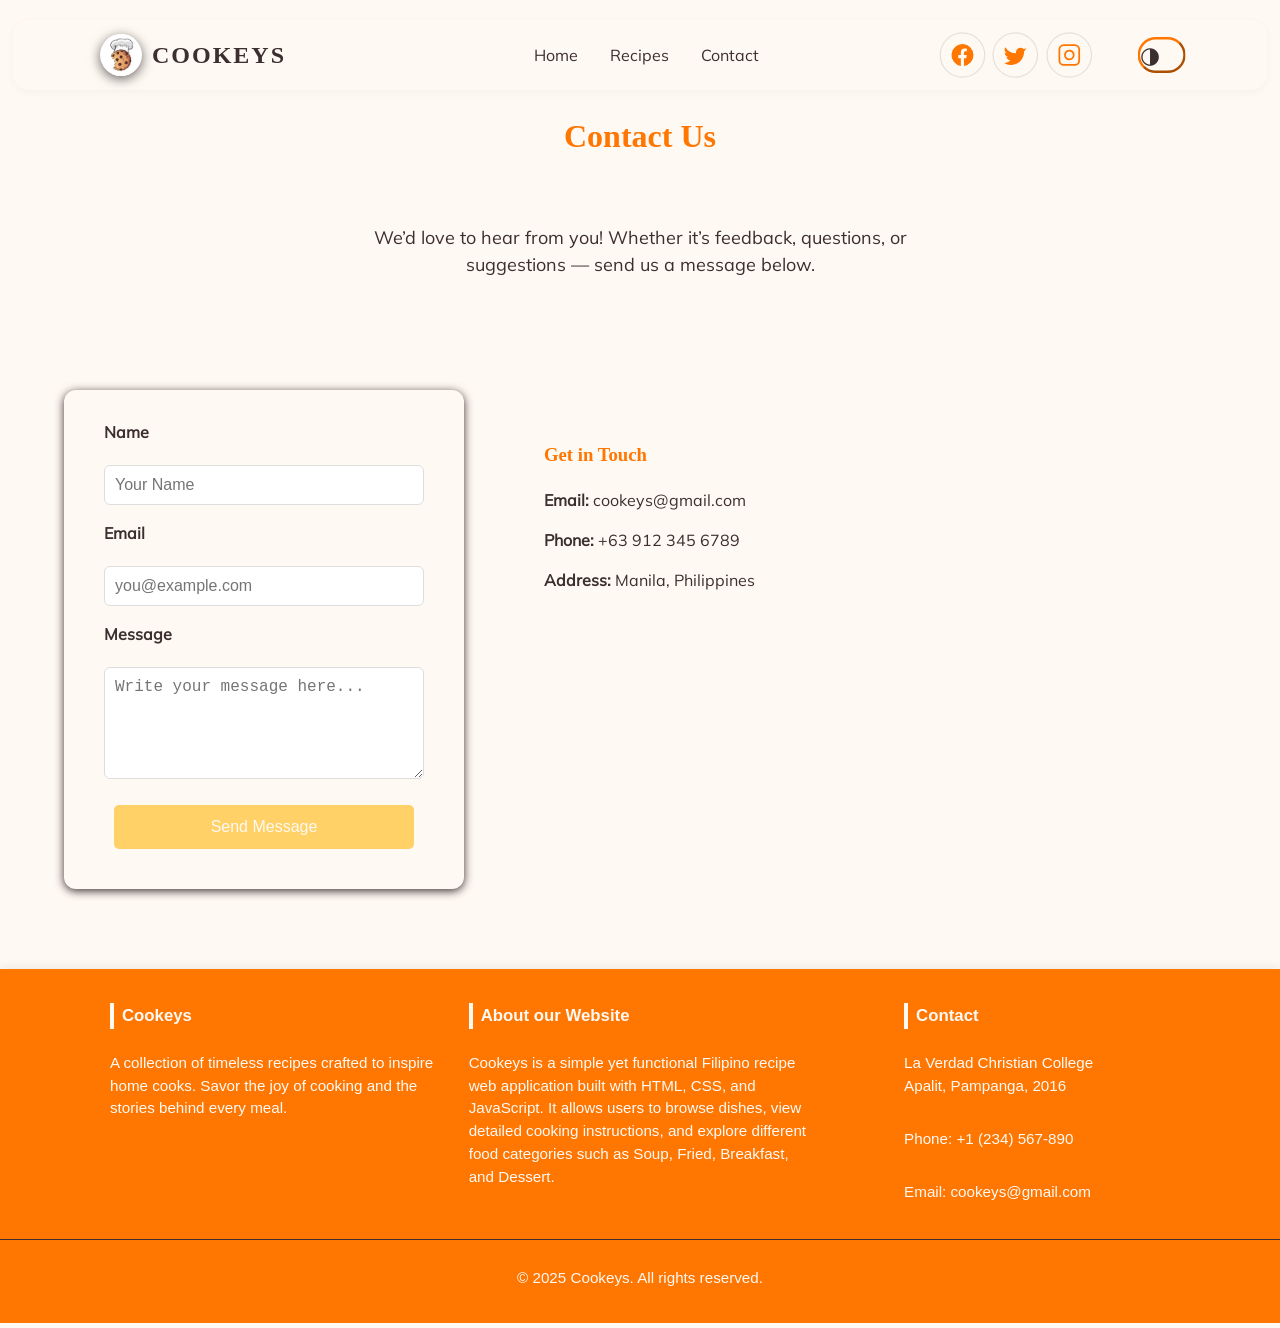
<file: Project_Contact.html>
<!DOCTYPE html>
<html lang="en">
<head>
  <meta charset="UTF-8">
  <meta name="viewport" content="width=device-width, initial-scale=1.0">
  <title>Contact Us | Cookeys</title>
  <link rel="stylesheet" href="Project.css">
</head>
<body>
  <!-- Universal Header -->
  <header class="site-header" role="banner">
    <div class="container header-flex">
      <div class="main-nav" role="navigation" aria-label="Main navigation" id="burger">

        <!-- burger icon -->
        <input type="checkbox" id="toggle">
        <label for="toggle" id="menu-btn">
          <span></span>
          <span></span>
          <span></span>
        </label>
        <nav>
          <ul>
            <li><a href="Project_Home.html">Home</a></li>
            <li><a href="Project_Recipes.html">Recipes</a></li>
            <li><a href="Project_Contact.html">Contact</a></li>
          </ul>
          <div id="li-dark" class="dark-cont"><button id="toggle-dark" class="dark-mode"><p>◑</p></button><p>Dark Mode<p></div>          
        </nav>
      </div>
      <div class="logo">
        <a href="Project_Home.html"><img src="Images/Logo.jpg" alt="Cookeys logo"></a>
        <span class="brand-name">COOKEYS</span>
      </div>
      <div class="socials">
        <a href="#" aria-label="facebook">
          <svg viewBox="0 0 24 24" fill="currentColor" width="22" height="22"><path d="M22 12a10 10 0 10-11.5 9.95v-7.05h-2.3V12h2.3V9.7c0-2.27 1.36-3.53 3.45-3.53.99 0 2.03.18 2.03.18v2.24h-1.15c-1.13 0-1.48.7-1.48 1.42V12h2.52l-.4 2.9h-2.12V21.95A10 10 0 0022 12z"/></svg>
        </a>
        <a href="#" aria-label="twitter">
          <svg viewBox="0 0 24 24" fill="currentColor" width="22" height="22"><path d="M22 5.92a8.19 8.19 0 01-2.36.65 4.12 4.12 0 00-7.02 2.98c0 .32.03.63.1.93A11.7 11.7 0 013 4.87a4.1 4.1 0 001.27 5.48 4.07 4.07 0 01-1.86-.51v.05c0 1.94 1.38 3.56 3.21 3.93a4.13 4.13 0 01-1.85.07 4.12 4.12 0 003.85 2.86A8.27 8.27 0 012 19.54 11.66 11.66 0 008.29 21c7.55 0 11.68-6.26 11.68-11.68l-.01-.53A8.2 8.2 0 0022 5.92z"/></svg>
        </a>
        <a href="#" aria-label="instagram">
          <svg viewBox="0 0 24 24" fill="none" stroke="currentColor" stroke-width="1.6" width="22" height="22"><rect x="3" y="3" width="18" height="18" rx="4"/><path d="M16 11.37A4 4 0 1112.63 8 4 4 0 0116 11.37z"/><path d="M17.5 6.5h.01"/></svg>
        </a>
        <button id="toggle-dark2" class="dark-mode"><p id="moon2">◑</p></button>
      </div>
    </div>
  </header>

  <!-- CONTACT HERO -->
  <section class="contact-hero">
    <h2>Contact Us</h2>
    <p>We’d love to hear from you! Whether it’s feedback, questions, or suggestions — send us a message below.</p>
  </section>

  <!-- CONTACT FORM SECTION -->
  <section class="contact-container">
    <form class="contact-form">
      <label for="name">Name</label>
      <input type="text" id="name" placeholder="Your Name" required>

      <label for="email">Email</label>
      <input type="email" id="email" placeholder="you@example.com" required>

      <label for="message">Message</label>
      <textarea id="message" rows="5" placeholder="Write your message here..." required></textarea>

      <button type="submit">Send Message</button>
    </form>

    <div class="contact-info">
      <h3>Get in Touch</h3>
      <p><strong>Email:</strong> cookeys@gmail.com</p>
      <p><strong>Phone:</strong> +63 912 345 6789</p>
      <p><strong>Address:</strong> Manila, Philippines</p>
    </div>
  </section>

  <!-- FOOTER -->
  <footer>
      <div class="footer-container section-content">
        <div class="footer-column">
          <h3>Cookeys</h3>
          <p>
            A collection of timeless recipes crafted to inspire home cooks. Savor the joy of cooking and the stories behind every meal.
          </p>
        </div>

        <div class="footer-column">
          <h3>About our Website</h3>
          <p>
            Cookeys is a simple yet functional Filipino recipe web application built with HTML, CSS, and JavaScript. 
It allows users to browse dishes, view detailed cooking instructions, and explore different food categories such as Soup, Fried, Breakfast, and Dessert. 
          </p>
        </div>

        <div class="footer-column">
          <h3>Contact</h3>
          <p>La Verdad Christian College<br />Apalit, Pampanga, 2016</p>
          <p>Phone: <a href="#">+1 (234) 567-890</a></p>
          <p>
            Email:
            <a href="#">cookeys@gmail.com</a
            >
          </p>
        </div>
      </div>

      <div class="footer-bottom">
        <p>&copy; 2025 Cookeys. All rights reserved.</p>
      </div>
  </footer>
  <script src="DarkMode.js"></script>
</body>
</html>
</file>
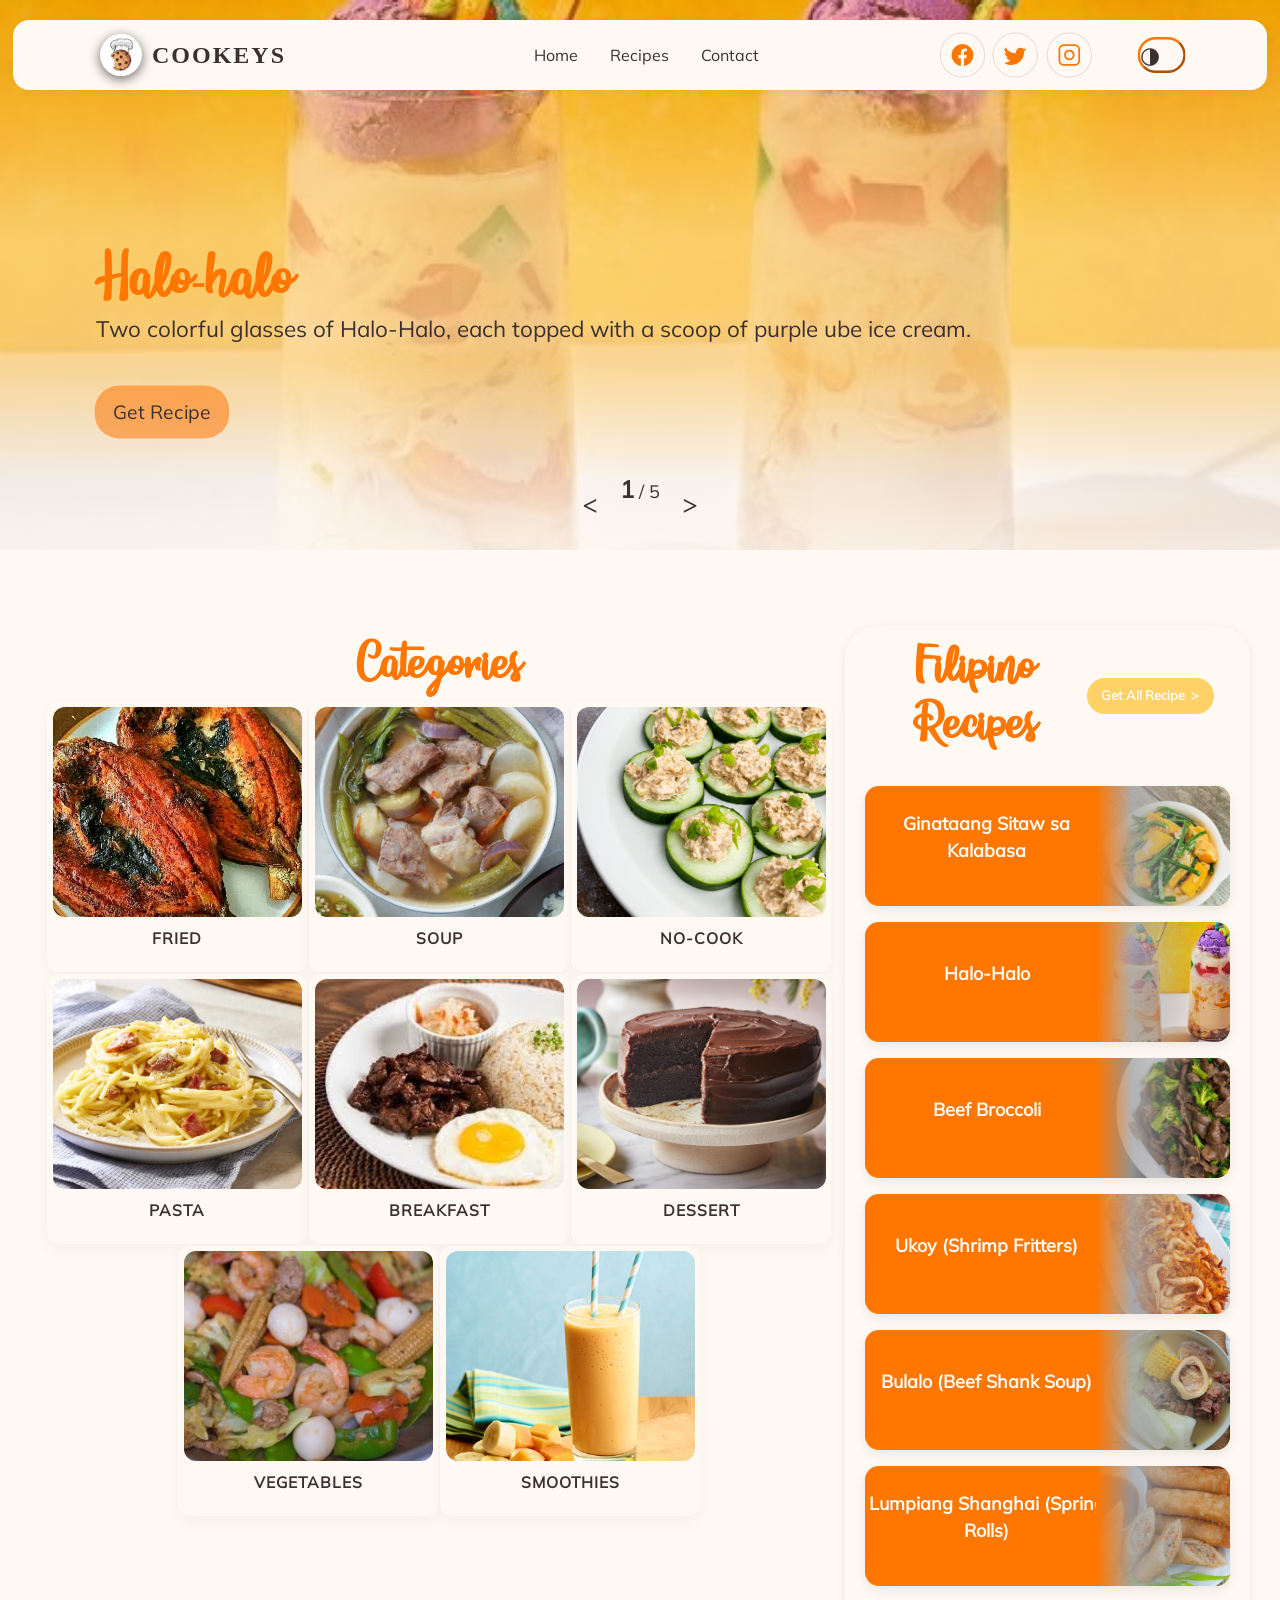
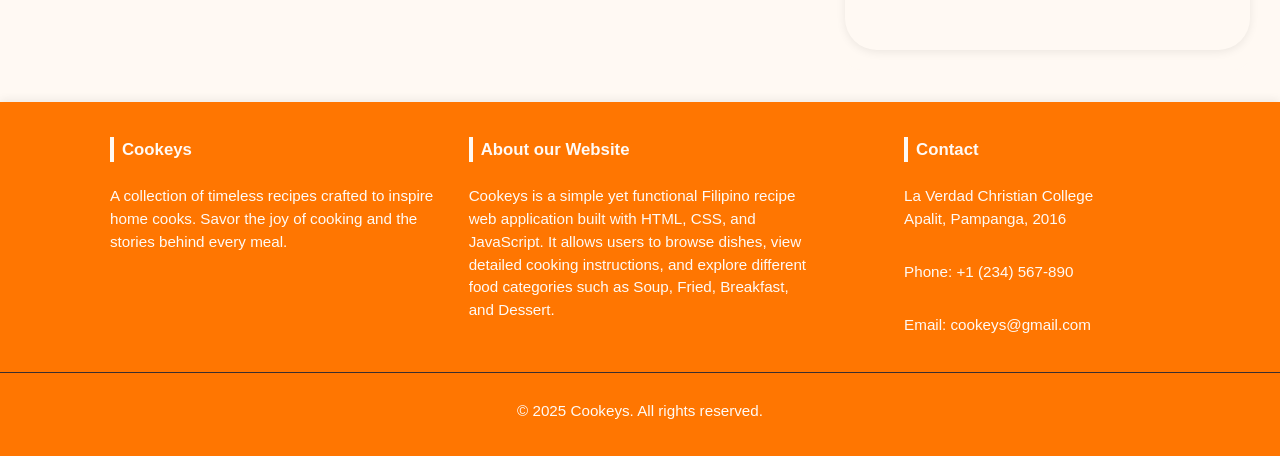
<file: Project_Home.html>
<!doctype html>
<html lang="en">
<head>
  <meta charset="utf-8" />
  <meta name="viewport" content="width=device-width,initial-scale=1" />
  <title>Cookeys — Recipes</title>
  <link rel="stylesheet" href="Project.css">
  <link rel="stylesheet" href="Hero.css">
</head>
<body>
  <!-- Universal Header -->
  <header class="site-header" role="banner">
    <div class="container header-flex">
      <div class="main-nav" role="navigation" aria-label="Main navigation" id="burger">

        <!-- burger icon -->
        <input type="checkbox" id="toggle">
        <label for="toggle" id="menu-btn">
          <span></span>
          <span></span>
          <span></span>
        </label>
        <nav>
          <ul>
            <li><a href="Project_Home.html">Home</a></li>
            <li><a href="Project_Recipes.html">Recipes</a></li>
            <li><a href="Project_Contact.html">Contact</a></li>
          </ul>
          <div id="li-dark" class="dark-cont"><button id="toggle-dark" class="dark-mode"><p>◑</p></button><p>Dark Mode<p></div>          
        </nav>
      </div>

      <div class="logo">
        <a href="Project_Home.html"><img src="Images/Logo.jpg" alt="Cookeys logo"></a>
        <span class="brand-name">COOKEYS</span>
      </div>

      <div class="socials">
        <a href="#" aria-label="facebook">
          <svg viewBox="0 0 24 24" fill="currentColor" width="22" height="22"><path d="M22 12a10 10 0 10-11.5 9.95v-7.05h-2.3V12h2.3V9.7c0-2.27 1.36-3.53 3.45-3.53.99 0 2.03.18 2.03.18v2.24h-1.15c-1.13 0-1.48.7-1.48 1.42V12h2.52l-.4 2.9h-2.12V21.95A10 10 0 0022 12z"/></svg>
        </a>
        <a href="#" aria-label="twitter">
          <svg viewBox="0 0 24 24" fill="currentColor" width="22" height="22"><path d="M22 5.92a8.19 8.19 0 01-2.36.65 4.12 4.12 0 00-7.02 2.98c0 .32.03.63.1.93A11.7 11.7 0 013 4.87a4.1 4.1 0 001.27 5.48 4.07 4.07 0 01-1.86-.51v.05c0 1.94 1.38 3.56 3.21 3.93a4.13 4.13 0 01-1.85.07 4.12 4.12 0 003.85 2.86A8.27 8.27 0 012 19.54 11.66 11.66 0 008.29 21c7.55 0 11.68-6.26 11.68-11.68l-.01-.53A8.2 8.2 0 0022 5.92z"/></svg>
        </a>
        <a href="#" aria-label="instagram">
          <svg viewBox="0 0 24 24" fill="none" stroke="currentColor" stroke-width="1.6" width="22" height="22"><rect x="3" y="3" width="18" height="18" rx="4"/><path d="M16 11.37A4 4 0 1112.63 8 4 4 0 0116 11.37z"/><path d="M17.5 6.5h.01"/></svg>
        </a>
        <button id="toggle-dark2" class="dark-mode"><p id="moon2">◑</p></button>
      </div>
    </div>
  </header>

  <!-- HERO -->
  <main>
    <div class="hero-wrapper">
      <div class="hero" aria-label="Featured recipe">
        <div class="slider">
          <div class="slider-recipe" id="r1">
            <a href="Project_RecipeDetail.html?id=19">
              <img src="Images/Halo-Halo.png" alt="Halo-halo.png">
              <div id="title1"></div>
              <div class="desc1"></div>
            </a>
            <a class="toRec" href="Project_RecipeDetail.html?id=19">Get Recipe</a>
          </div>
          <div class="slider-recipe" id="r2">
            <a href="Project_RecipeDetail.html?id=21">
              <img src="Images/Carbonara.png" alt="Carbonara.png">
              <div id="title2"></div>
              <div class="desc2"></div>
            </a>
            <a class="toRec" href="Project_RecipeDetail.html?id=21">Get Recipe</a>
          </div>
          <div class="slider-recipe" id="r3">
            <a href="Project_RecipeDetail.html?id=22">
              <img src="Images/Lasagna.png" alt="Lasagna.png">
              <div id="title3"></div>
              <div class="desc3"></div>
            </a>
            <a class="toRec" href="Project_RecipeDetail.html?id=22">Get Recipe</a>
          </div>
          <div class="slider-recipe" id="r4">
            <a href="Project_RecipeDetail.html?id=14">
              <img src="Images/Waffle.jpg" alt="Waffles.png">
              <div id="title4"></div>
              <div class="desc4"></div>
            </a>
            <a class="toRec" href="Project_RecipeDetail.html?id=14">Get Recipe</a>
          </div>
          <div class="slider-recipe" id="r5">
            <a href="Project_RecipeDetail.html?id=18">
              <img src="Images/Letche Flan.png" alt="Leche Flan.png">
              <div id="title5"></div>
              <div class="desc5"></div>
            </a>
            <a class="toRec" href="Project_RecipeDetail.html?id=18">Get Recipe</a>
          </div>
        </div>
        <br>
      </div>
      <button class="prev"><h1>&lt</h1></button>
      <div class="featured-number"></div>
      <button class="next"><h1>&gt</h1></button>
    </div>
    <div class="catfil-grid">
      <!-- CATEGORIES -->
      <section class="categories">
        <div class="container">
          <!-- <div class="divider" aria-hidden="true"></div> -->
          <h2>Categories</h2>

          <div class="categories-grid" aria-label="Recipe categories">
            <article class="category-card" data-category="Fried">
              <a href="Project_Recipes.html?category=Fried">
                <img src="Images/Bangus.png" alt="Fried dish">
                <h3>FRIED</h3>
              </a>
            </article>

            <article class="category-card" data-category="Soup">
              <a href="Project_Recipes.html?category=Soup">
                <img src="Images/Sinigang.png" alt="Soup">
                <h3>SOUP</h3>
              </a>
            </article>

            <article class="category-card" data-category="No-cook">
              <a href="Project_Recipes.html?category=No-cook">
                <img src="Images/Tuna.png" alt="No-cook">
                <h3>NO-COOK</h3>
              </a>
            </article>

            <article class="category-card" data-category="Pasta">
              <a href="Project_Recipes.html?category=Pasta">
                <img src="Images/Carbonara.png" alt="Pasta">
                <h3>PASTA</h3>
              </a>
            </article>

            <article class="category-card" data-category="Breakfast">
              <a href="Project_Recipes.html?category=Breakfast">
                <img src="Images/Breakfast.jpg" alt="Breakfast">
                <h3>BREAKFAST</h3>
              </a>
            </article>

            <article class="category-card" data-category="Dessert">
              <a href="Project_Recipes.html?category=Dessert">
                <img src="Images/Chocolate Cake.png" alt="Dessert">
                <h3>DESSERT</h3>
              </a>
            </article>

            <article class="category-card" data-category="Vegetables">
              <a href="Project_Recipes.html?category=Vegetables">
                <img src="Images/Chopsuey.png" alt="Vegetables">
                <h3>VEGETABLES</h3>
              </a>
            </article>

            <article class="category-card">
              <a href="Project_Recipes.html?category=Smoothies">
                <img src="Images/Papaya Banana Smoothie.png" alt="Smoothies">
                <h3>SMOOTHIES</h3>
              </a>
            </article>
          </div>
        </div>
      </section>

      <!-- FILIPINO RECIPES -->
      <section class="featured" aria-label="Filipino recipes">
        <div class="container">
          <div class="section-head">
            <h2><div class="wrapper">Filipino </div><div class="wrapper">Recipes</div></h2>
            <a class="get-all" href="Project_Recipes.html?category=Filipino">Get All Recipe &nbsp;&gt;</a>
          </div>
          <div class="recipes-grid" id="filipino-recipes-grid"></div>
        </div>
      </section>
    </div>

  </main>

  <!-- FOOTER -->
  <footer>
      <div class="footer-container section-content">
        <div class="footer-column">
          <h3>Cookeys</h3>
          <p>
            A collection of timeless recipes crafted to inspire home cooks. Savor the joy of cooking and the stories behind every meal.
          </p>
        </div>

        <div class="footer-column">
          <h3>About our Website</h3>
          <p>
            Cookeys is a simple yet functional Filipino recipe web application built with HTML, CSS, and JavaScript. 
It allows users to browse dishes, view detailed cooking instructions, and explore different food categories such as Soup, Fried, Breakfast, and Dessert. 
          </p>
        </div>

        <div class="footer-column">
          <h3>Contact</h3>
          <p>La Verdad Christian College<br />Apalit, Pampanga, 2016</p>
          <p>Phone: <a href="#">+1 (234) 567-890</a></p>
          <p>
            Email:
            <a href="#">cookeys@gmail.com</a
            >
          </p>
        </div>
      </div>

      <div class="footer-bottom">
        <p>&copy; 2025 Cookeys. All rights reserved.</p>
      </div>
  </footer>

  <!-- JAVASCRIPT SCRIPT FOR HOMEPAGE -->
  <script src="ArrayRecipe.js"></script>
  <script src="DarkMode.js"></script>
  <script>
    // Nag shushuffle lang to
    function shuffle(array) {
      for (let i = array.length - 1; i > 0; i--) {
        const j = Math.floor(Math.random() * (i + 1));
        [array[i], array[j]] = [array[j], array[i]];
      }
      return array;
    }

    // Get Filipino recipes
    const filipinoGrid = document.getElementById("filipino-recipes-grid");
    const filipinoRecipes = recipes.filter(r =>
      r.category && r.category.toLowerCase().includes("filipino")
    );
    const randomFilipino = shuffle([...filipinoRecipes]).slice(0, 6);

    filipinoGrid.innerHTML = randomFilipino.map(recipe => `
      <article class="recipe-card" aria-labelledby="recipe-${recipe.id}" onclick="window.location.href='Project_RecipeDetail.html?id=${recipe.id}'">
        <div class="meta">
          <h3 id="recipe-${recipe.id}">${recipe.title}</h3>
          <div class="tag">${recipe.category}</div>
        </div>
        <div class="thumb"><img src="${recipe.image}" alt="${recipe.title}"></div>
      </article>
    `).join('');

    // Filtering Recipe per Category
    const categoryCards = document.querySelectorAll('.category-card[data-category]');
    categoryCards.forEach(card => {
      card.addEventListener('click', function() {
        const cat = card.getAttribute('data-category');
        const filtered = recipes.filter(r => 
          r.category && r.category.toLowerCase().includes(cat.toLowerCase())
        );
        filipinoGrid.innerHTML = filtered.map(recipe => `
          <article class="recipe-card" aria-labelledby="recipe-${recipe.id}">
            <div class="thumb"><img src="${recipe.image || 'https://placehold.co/560x420'}" alt="${recipe.title}"></div>
            <div class="meta">
              <h3 id="recipe-${recipe.id}">${recipe.title}</h3>
              <div class="tag">${recipe.category}</div>
            </div>
          </article>
        `).join('');
      });
    });
  </script>
</body>
<script src="Hero.js"></script>
</html>
</file>
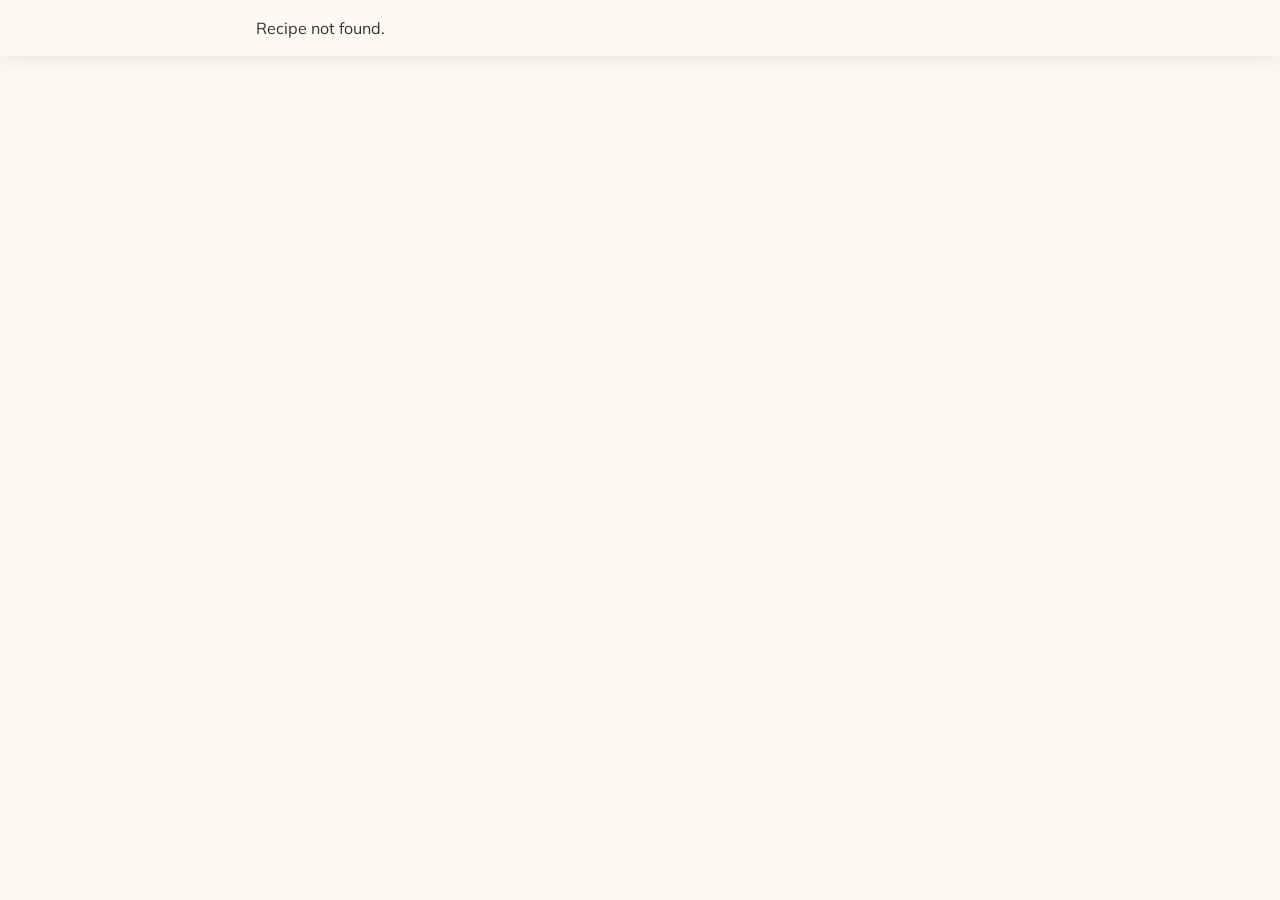
<file: Project_RecipeDetail.html>
<!DOCTYPE html>
<html lang="en">
<head>
  <meta charset="UTF-8">
  <title>Recipe Details</title>
  <link rel="stylesheet" href="Project.css">
  <!-- <link rel="stylesheet" href="Project_RecipeDetail.css"> -->
  <!-- <style>
    .detail-container {
      max-width: 600px;
      margin: 40px auto;
      background: #fff;
      border-radius: 16px;
      box-shadow: 0 4px 24px rgba(0,0,0,0.08);
      padding: 2rem;
      text-align: center;
    }
    .detail-image {
      width: 100%;
      max-width: 400px;
      border-radius: 12px;
      margin-bottom: 1rem;
    }
    .detail-title {
      font-size: 2rem;
      margin-bottom: .5rem;
      color: #00809D;
    }
    .detail-category {
      color: #FF7601;
      font-weight: 600;
      margin-bottom: 1rem;
    }
    .detail-desc {
      font-size: 1.1rem;
      margin-bottom: 1.5rem;
      color: #333;
    }
    .detail-section {
      text-align: left;
      margin-bottom: 1.5rem;
    }
    .detail-section h4 {
      margin-bottom: .5rem;
      color: #00809D;
    }
  </style> -->
</head>
<body>
  <div class="detail-container" id="detail-container"></div>
<script src="DarkMode.js"></script>
<script src="ArrayRecipe.js"></script>
<script>
  // Helper function to render all ingredients
  function renderIngredients(ingredients) {
    return ingredients.map(item => {
      if (typeof item === "string") {
        return `<li>${item}</li>`;
      } else if (typeof item === "object" && item.title && Array.isArray(item.ingredients)) {
        return `
          <li>
            <strong>${item.title}:</strong>
            <ul>
              ${item.ingredients.map(sub => `<li>${sub}</li>`).join('')}
            </ul>
          </li>
        `;
      }
      return '';
    }).join('');
  }

  // Get recipe ID from URL
  const params = new URLSearchParams(window.location.search);
  const id = params.get('id');
  const recipe = recipes.find(r => r.id == id);
  const container = document.getElementById('detail-container');
  if (recipe) {
    container.innerHTML = `
      <button class="back-btn" onclick="history.back()"><h4><b>&larr;</b> Back</h4></button>
      <li id="li-dark"><button id="toggle-dark">Dark Mode</button></li>
      <div class="img-cont"><img src="${recipe.image || 'images/sample1.jpg'}" alt="${recipe.title}" class="detail-image"></div>
      <div class="tcd">
        <h2 class="detail-title">${recipe.title}</h2>
        <div class="detail-category">${recipe.category || ''}</div>
        <div class="detail-desc">${recipe.description || ''}</div>
        <div class="recipe-steps">
          <div class="detail-section">
            <h4>Ingredients:</h4>
            <ul>
              ${renderIngredients(recipe.ingredients)}
            </ul>
          </div>
          <div class="detail-section">
            <h4>Steps:</h4>
            <ol>
              ${
          Array.isArray(recipe.steps)
            ? recipe.steps
                .map((s) => {
                  // Case 1: If it's an object with title & instructions
                  if (typeof s === "object" && s.step && Array.isArray(s.instructions)) {
                    return `
                      <div class="step-block">
                        <h4>${s.step}</h4>
                        <ol>
                          ${s.instructions.map((inst) => `<li>${inst}</li>`).join("")}
                        </ol>
                      </div>
                    `;
                  }
                  // Case 2: If it's just a string
                  else if (typeof s === "string") {
                    return `<li>${s}</li>`;
                  }
                  return "";
                })
                .join("")
            : ""
        }
            </ol>
          </div>        
      </div>      
      </div>
    `;
  } else {
    container.innerHTML = "<p>Recipe not found.</p>";
  }
</script>
</body>
</html>
</file>
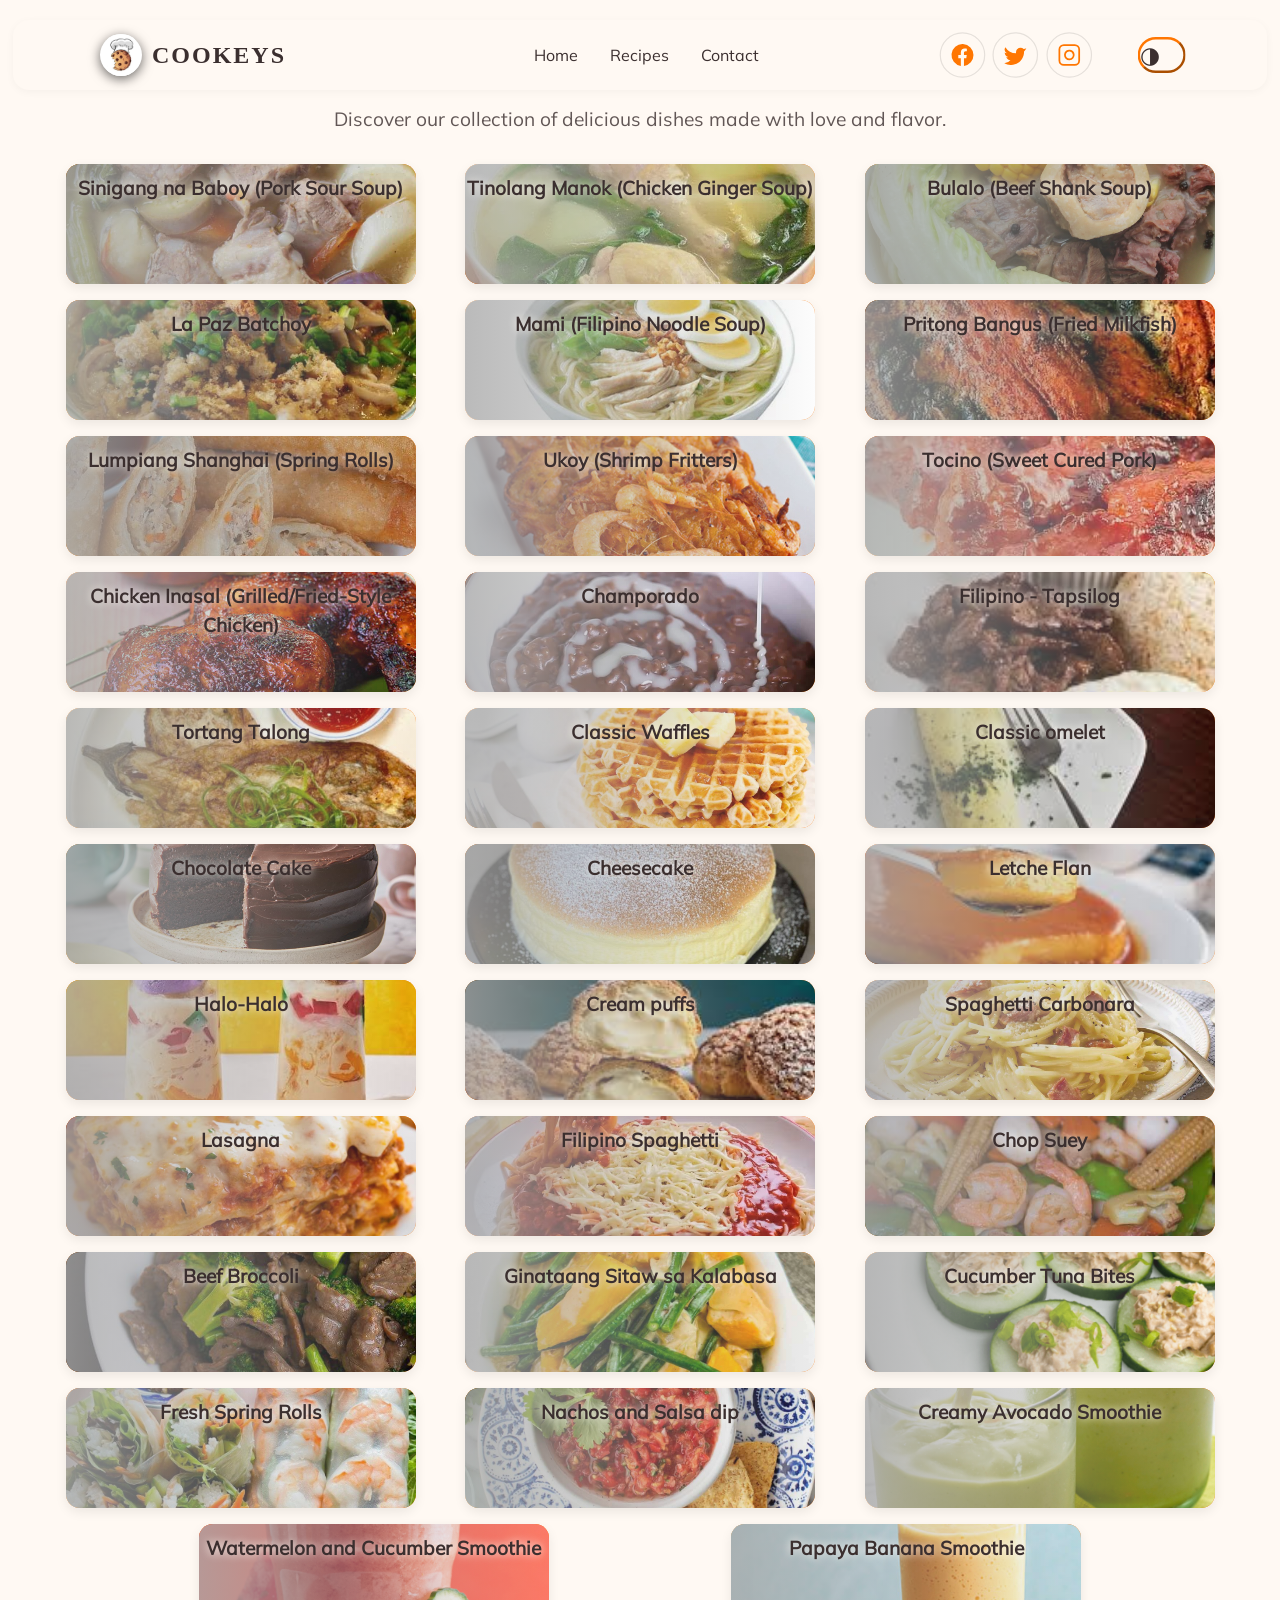
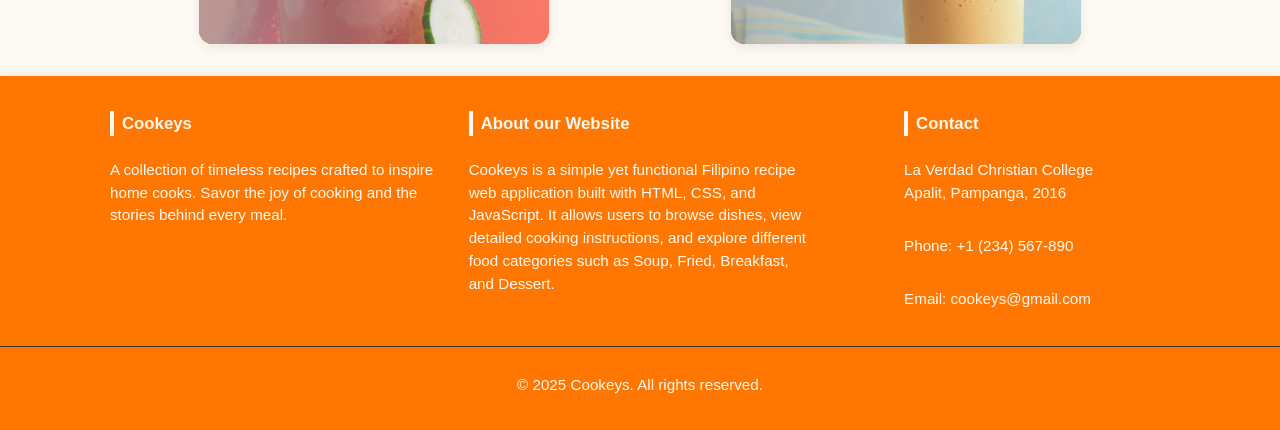
<file: Project_Recipes.html>
<!DOCTYPE html>
<html lang="en">
<head>
  <meta charset="UTF-8">
  <meta name="viewport" content="width=device-width, initial-scale=1.0">
  <title>Cookeys | Recipes</title>
  <link rel="stylesheet" href="Project.css">
  <link rel="stylesheet" href="Project_Recipes.css">
  <!-- <style>
    /* ===== Global Styles ===== */
    :root {
      --primary-color: #00809D;
      --secondary-color: #FF7601;
      --text-color: #000000;
      --background-color: #FFFFFF;
      --light-gray: rgba(0, 0, 0, 0.2);
    }

    body {
      margin: 0;
      font-family: "Poppins", Arial, sans-serif;
      background-color: var(--background-color);
      color: var(--text-color);
    }

    /* ===== Header ===== */
    header {
      background-color: var(--primary-color);
      color: var(--background-color);
      padding: 15px 40px;
      display: flex;
      align-items: center;
      justify-content: space-between;
      flex-wrap: wrap;
    }

    header h1 {
      font-family: "Playfair Display", Georgia, serif;
      font-size: 1.8rem;
      margin: 0;
    }

    nav a {
      color: var(--background-color);
      text-decoration: none;
      margin: 0 15px;
      font-weight: 600;
      transition: color 0.3s;
    }

    nav a:hover {
      color: var(--secondary-color);
    }

    /* ===== Main Content ===== */
    main {
      padding: 20px 5%;
      text-align: center;
    }

    main h2 {
      font-family: "Playfair Display", Georgia, serif;
      color: var(--primary-color);
      font-size: 2rem;
      margin-bottom: 10px;
    }

    main p {
      color: var(--text-color);
      opacity: 0.8;
      margin-bottom: 30px;
    }

    /* ===== Recipe Grid ===== */
    #recipe-container {
      display: grid;
      grid-template-columns: 1fr 1fr 1fr 1fr;
      gap: 2rem;
      justify-items: center;
    }

    .recipe-card {
      background-color: var(--background-color);
      box-shadow: 0 4px 12px rgba(0,0,0,0.08);
      border-radius: 14px;
      overflow: hidden;
      width: 100%;
      max-width: 220px;
      min-width: 180px;
      min-height: 270px;
      display: flex;
      flex-direction: column;
      align-items: center;
      transition: transform 0.2s;
      cursor: pointer;
      padding: 0;
    }

    .recipe-card:hover {
      transform: translateY(-8px) scale(1.03);
    }

    .recipe-image {
      width: 100%;
      height: 140px;
      object-fit: cover;
      border-bottom: 1px solid #eee;
    }

    .recipe-content {
      padding: 16px 10px;
      width: 100%;
      text-align: center;
      flex: 1;
      display: flex;
      flex-direction: column;
      justify-content: center;
    }

    .recipe-title {
      font-size: 1.08rem;
      font-weight: 600;
      color: var(--primary-color);
      margin: 0;
      margin-top: 8px;
    }

    .recipe-category {
      font-size: 0.9rem;
      color: var(--secondary-color);
      font-weight: 500;
    }

    /* ===== Footer ===== */
    footer {
      background-color: var(--primary-color);
      color: var(--background-color);
      text-align: center;
      padding: 20px 10px;
      margin-top: 40px;
    }

    .social-links a {
      color: var(--background-color);
      margin: 0 8px;
      text-decoration: none;
      font-weight: 600;
    }

    .social-links a:hover {
      color: var(--secondary-color);
    }

    @media (max-width: 768px) {
      header {
        flex-direction: column;
        align-items: center;
      }

      nav {
        margin-top: 10px;
      }
    }
  </style> -->
</head>
<body>
  <!-- Universal Header -->
  <header class="site-header" role="banner">
    <div class="container header-flex">
      <div class="main-nav" role="navigation" aria-label="Main navigation" id="burger">

        <!-- burger icon -->
        <input type="checkbox" id="toggle">
        <label for="toggle" id="menu-btn">
          <span></span>
          <span></span>
          <span></span>
        </label>
        <nav>
          <ul>
            <li><a href="Project_Home.html">Home</a></li>
            <li><a href="Project_Recipes.html">Recipes</a></li>
            <li><a href="Project_Contact.html">Contact</a></li>
            
          </ul>
          <div id="li-dark" class="dark-cont"><button id="toggle-dark" class="dark-mode"><p>◑</p></button><p>Dark Mode<p></div>                    
        </nav>
      </div>
      <div class="logo">
        <a href="Project_Home.html"><img src="Images/Logo.jpg" alt="Cookeys logo"></a>
        <span class="brand-name">COOKEYS</span>
      </div>
      <div class="socials">
        <a href="#" aria-label="facebook">
          <svg viewBox="0 0 24 24" fill="currentColor" width="22" height="22"><path d="M22 12a10 10 0 10-11.5 9.95v-7.05h-2.3V12h2.3V9.7c0-2.27 1.36-3.53 3.45-3.53.99 0 2.03.18 2.03.18v2.24h-1.15c-1.13 0-1.48.7-1.48 1.42V12h2.52l-.4 2.9h-2.12V21.95A10 10 0 0022 12z"/></svg>
        </a>
        <a href="#" aria-label="twitter">
          <svg viewBox="0 0 24 24" fill="currentColor" width="22" height="22"><path d="M22 5.92a8.19 8.19 0 01-2.36.65 4.12 4.12 0 00-7.02 2.98c0 .32.03.63.1.93A11.7 11.7 0 013 4.87a4.1 4.1 0 001.27 5.48 4.07 4.07 0 01-1.86-.51v.05c0 1.94 1.38 3.56 3.21 3.93a4.13 4.13 0 01-1.85.07 4.12 4.12 0 003.85 2.86A8.27 8.27 0 012 19.54 11.66 11.66 0 008.29 21c7.55 0 11.68-6.26 11.68-11.68l-.01-.53A8.2 8.2 0 0022 5.92z"/></svg>
        </a>
        <a href="#" aria-label="instagram">
          <svg viewBox="0 0 24 24" fill="none" stroke="currentColor" stroke-width="1.6" width="22" height="22"><rect x="3" y="3" width="18" height="18" rx="4"/><path d="M16 11.37A4 4 0 1112.63 8 4 4 0 0116 11.37z"/><path d="M17.5 6.5h.01"/></svg>
        </a>
        <button id="toggle-dark2" class="dark-mode"><p id="moon2">◑</p></button>
      </div>
    </div>
  </header>

  <!-- ===== Main Section ===== -->
  <main>
    <h2>Our Recipes</h2>
    <p>Discover our collection of delicious dishes made with love and flavor.</p>
    <div id="recipe-container">
  </main>

   <!-- FOOTER -->
  <footer>
      <div class="footer-container section-content">
        <div class="footer-column">
          <h3>Cookeys</h3>
          <p>
            A collection of timeless recipes crafted to inspire home cooks. Savor the joy of cooking and the stories behind every meal.
          </p>
        </div>

        <div class="footer-column">
          <h3>About our Website</h3>
          <p>
            Cookeys is a simple yet functional Filipino recipe web application built with HTML, CSS, and JavaScript. 
It allows users to browse dishes, view detailed cooking instructions, and explore different food categories such as Soup, Fried, Breakfast, and Dessert. 
          </p>
        </div>

        <div class="footer-column">
          <h3>Contact</h3>
          <p>La Verdad Christian College<br />Apalit, Pampanga, 2016</p>
          <p>Phone: <a href="#">+1 (234) 567-890</a></p>
          <p>
            Email:
            <a href="#">cookeys@gmail.com</a
            >
          </p>
        </div>
      </div>

      <div class="footer-bottom">
        <p>&copy; 2025 Cookeys. All rights reserved.</p>
      </div>
  </footer>
  <!-- JAVASCRIPT SCRIPT FOR RECIPES -->
  <script src="ArrayRecipe.js"></script>
  <script src="DarkMode.js"></script>
  <script>
    const params = new URLSearchParams(window.location.search);
    const category = params.get('category');
    const container = document.getElementById("recipe-container");
    let filteredRecipes = recipes;

    if (category) {
      filteredRecipes = recipes.filter(r =>
        r.category && r.category.toLowerCase().includes(category.toLowerCase())
      );
    }

    container.innerHTML = filteredRecipes.map(recipe => `
      <div class="recipe-card" onclick="window.location.href='Project_RecipeDetail.html?id=${recipe.id}'">
        <div class="recipe-content">
          <h3 class="recipe-title">${recipe.title}</h3>
        </div>
        <div class="thumb"><img src="${recipe.image}" alt="${recipe.title}" class="recipe-image"></div>
      </div>
    `).join('');
  </script>
</body>
</html>
</file>
<file: Project.css>
/* ===== Universal Color Variables (Light Mode: Warm & Appetizing) ===== */
:root {
  --primary-color: #FF7601;          /* Vibrant Orange (Main Brand Color) */
  --secondary-color: #FFD166;        /* Soft Golden Yellow (Accent) */
  --highlight-color: #FF9E4A;        /* Light Orange for hover/active states */
  --text-color: #3B2F2F;             /* Deep Brown text for warmth */
  --background-color: #FFF9F3;       /* Creamy Off-White background */
  --surface-color: #FFFFFF;          /* White cards or panels */
  --light-gray: rgba(0, 0, 0, 0.1);  /* Soft borders/shadows */

  --max-width: 1100px;
  --radius: 12px;
  --card-radius: 14px;
  --header-height: 70px;
  --footer-height: 80px;

  /* Warm gradient for banners/sections */
  --gradient-half: #fff9f3bb;
  --gradient-top: rgba(255, 212, 130, 0.8);
  --gradient-middle: rgba(255, 183, 77, 0.6);
  --gradient-bottom: rgba(255, 118, 1, 0.3);

  --opacity: 100%;
}

/* ===== Dark Mode Overrides (Warm Brown + Golden Theme) ===== */
.dark {
  --primary-color: #FF9E4A;          /* Muted warm orange */
  --secondary-color: #FFC75F;        /* Golden yellow accent */
  --highlight-color: #FFB86B;        /* Lighter orange for hover */
  --text-color: #F5EDE0;             /* Soft cream text */
  --background-color: #2B1E17;       /* Rich dark brown background */
  --background-dark-color: #3B2A22;  /* Slightly lighter brown for panels/cards */
  --surface-color: #3B2A22;          /* Matches dark cards */
  --light-gray: rgba(255, 255, 255, 0.15); /* Soft white borders */

  --max-width: 1100px;
  --radius: 12px;
  --card-radius: 14px;
  --header-height: 70px;
  --footer-height: 80px;

  /* Warm gradient for headers or highlights */
  --gradient-half: #2b1e17cc;
  --gradient-top: rgba(255, 174, 92, 0.1);
  --gradient-middle: rgba(255, 118, 1, 0.05);
  --gradient-bottom: rgba(255, 118, 1, 0.02);

  --opacity: 20%;
}


/* Used fonts */
@font-face {
font-family: "Bunch Blossoms Personal Use";
src: url(Fonts/BunchBlossomsPersonalUse-0nA4.ttf);
}
@font-face {
font-family: "Mulish";
src: url(Fonts/Mulish-Regular.ttf);
}

/* ===== Reset / base ===== */
html{
  /* Removes unnecessary zooming of texts */
  -webkit-text-size-adjust: 100%;
}
* { box-sizing: border-box; }
html, body { height: 100%; }
body {
  display: flex;
  flex-direction: column;
  width: 100%;
  margin: 0;
  padding: 0;
  font-family: "Mulish";
  color: var(--text-color);
  background-color: var(--background-color);
  line-height: 1.5;
}
body{
  position: relative;
}
/* main {
  padding: 20px 5%;
  text-align: center;
} */
h1{
  font-family: "Bunch Blossoms Personal Use";
}

h2 {
  font-family: "Bunch Blossoms Personal Use";
  color: var(--primary-color);
  font-size: 2.3rem;
  margin-bottom: 10px;
  text-align: center;
  font-weight: bold;
}
main{
  justify-content: center;
}

main p {
  color: var(--text-color);
  opacity: 0.8;
  margin-bottom: 30px;
  text-align: center;
  font-size: 1.2rem;
  margin-inline: 1rem;
}
a { color: inherit; text-decoration: none; transition: color 0.2s; }
img { display: block; max-width: 100%; height: auto; }

/* ===== Layout container ===== */
.container {
  max-width: var(--max-width);
  margin: 0;
  padding: 0;
  justify-self: center;
}

/* ===== Header ===== */
.site-header {
  background-color: var(--background-color);
  color: var(--text-color);
  width: 88%;
  min-height: var(--header-height);
  display: flex;
  align-items: center;
  justify-content: center;
  align-self: center;
  position: absolute;
  top: 20px;
  /* margin-inline: 1rem; */
  width: 98%;
  z-index: 20;
  box-shadow: 0 2px 8px rgba(0,0,0,0.04);
  border-radius: 1rem;
}
.header-flex {
  display: grid;
  grid-template-columns: 60px 4fr 60px;
  /* align-items: center;
  justify-content: space-between; */
  width: 100%;
  max-width: var(--max-width);
  min-height: var(--header-height);
  padding: 0.5rem 0;
}
.logo {
  display: flex;
  align-items: center;
  margin-left: 1rem;
  gap: 0.6rem;
  font-family: "Playfair Display", serif;
  /* font-size: 2rem; */
  font-size: medium;
  font-weight: bold;
  letter-spacing: 2px;
}
.logo .brand-name {
  color: var(--text-color);
}
.logo img {
  /* width: 48px;
  height: 48px; */
  display: block;
  width: 30px;
  height: 30px;
  object-fit: contain;
  scale: 1.2;
  border-radius: 50%;
  box-shadow: 0 2px 8px rgba(0,0,0,0.6);
  cursor: pointer;
  background-color: white;
}
.brand-name {
  font-family: "Playfair Display", serif;
  font-weight: bold;
  letter-spacing: 2px;
}
/* nav.main-nav {
  flex: 1;
  display: flex;
  justify-content: center;
}
nav.main-nav ul {
  list-style: none;
  display: flex;
  gap: 2.5rem;
  margin: 0;
  padding: 0;
  font-size: 1.15rem;
  font-weight: 600;
}
nav.main-nav ul li { display: inline-block; }
nav.main-nav ul a {
  color: var(--text-color);
  text-decoration: none;
  padding: 2px 8px;
  border-radius: 6px;
  transition: color 0.3s, background 0.2s;
}
nav.main-nav ul a:hover,
nav.main-nav ul a.active {
  color: var(--secondary-color);
  background: rgba(0,128,157,0.08); 
}/* subtle teal hover */

#burger{
  position: relative;
  padding: 1rem;
  background: var(--background-color);
  left: 4px;
  z-index: 1;
}
#toggle{
  display: none;
}
/* nav{
  display: none;
} */
#menu-btn{
  display: flex;
  flex-direction: column;
  justify-content: space-between;
  cursor: pointer;
  width: 28px;
  height: 20px;
}
#menu-btn span {
  display: block;
  height: 3px;
  width: 100%;
  background: var(--text-color);
  border-radius: 10px;
  transition: 0.3s;
}
nav ul{
  position: absolute;
  display: none;
  list-style: none;
  background: var(--background-color);
  padding: 0;
  margin: 0;
  left: 0px;
  /* top: 100%; */
  width: 100%;
  box-shadow: 0 2px 8px rgba(0,0,0,0.6);
}
nav li {
  display: flex;
  padding: 0.8rem 1rem;
  border-bottom: 1px solid #ddd;
  cursor: pointer;
  text-align: center;
}
li a{
  flex-basis: 400px;
}
#li-dark{
  display: none;
  height: 60px;
  align-items: center;
  justify-self: center;
  color: var(--text-color);
}
#li-dark:hover{ color: var(--text-color); }
nav li:hover{
  color: var(--secondary-color);
}
#burger:has(#toggle:checked){
  /* transform: translateY(74px); */
  position: absolute;
  width: 300px;
  box-shadow: 0 2px 8px rgba(0,0,0,0.6);
}
#toggle:checked + label + nav ul{
  display: block;
  height: 14rem;
  top: 4rem;
  animation: fadeDown 0.3s ease;
}
#toggle:checked +label + nav #li-dark{
  display: grid;
  grid-template-columns: 1fr 2fr;
  position: relative;
  top: 11.4rem;
  gap: 6px;
  animation: fadeDown 0.3s ease;
}
#toggle:checked + label span:nth-child(1){
  transform: rotate(45deg) translateY(6px);
}
.header-flex:has(#toggle:checked){
  grid-template-columns: 1fr 1fr;
}
#toggle:checked + label span:nth-child(2){
  transform: rotate(-45deg) translateY(-6px);
}
#toggle:checked + label span:nth-child(3){
  opacity: 0;
}
@keyframes fadeDown {
  from { opacity: 0; transform: translateY(-5px); }
  to { opacity: 1; transform: translateY(0); }
}
button{
  position: absolute;     
  padding: 10px;
  padding-inline: 15px;
  cursor: pointer;
  border-radius: 20px;
  background: rgba(0,0,0,0);
  color: var(--text-color);
  border-color: rgba(0,0,0,0);
  text-shadow: 0 2px 2px 2px rgb(209, 209, 209);
  margin: 10px;
  transition: transform 0.2s ease;
}
button:hover{
  box-shadow: 0 2px 2px 2px rgb(209, 209, 209);
}
#toggle-dark{
  background-color: var(--background-color);
  color: var(--text-color);
  border-color: var(--primary-color);
  display: flex;
  align-items: center;
  justify-content: left;
  padding: 0;
  width: 40px;
  height: 30px;
  position: relative;
  align-self: center;
  color: var(--text-color);
  font-size: larger;
  margin: 0;
}
#toggle-dark2{
  display: none;
  position: absolute;
}
#toggle-dark p{
  transition: transform .5s ease;
  color: var(--text-color);
}
/* #toggle-dark::after{
  color: var(--text-color);
  content: 'Dark Mode';
  align-self: center;
  justify-self: right;
  font-size: small;
  width: ;
} */

.socials {
  display: flex;
  gap: 0.4rem;
  align-items: center;
  justify-self: end ;
  position: relative;
  right: 1rem;
  scale: 1;
}
.socials a {
  width: 38px;
  height: 38px;
  border-radius: 50%;
  display: flex;
  align-items: center;
  justify-content: center;
  background: transparent;
  border: 1px solid var(--light-gray);
  color: var(--primary-color);
  transition: border 0.2s, color 0.2s, background 0.2s;
}
.socials a:hover {
  border: 1.5px solid var(--secondary-color);
  color: var(--secondary-color);
  background: rgba(255,118,1,0.08);
}
.socials svg {
  width: 22px;
  height: 22px;
  display: block;
}

/* === Categories section === */
section.categories {
  margin-top: 1rem;
  padding: 2.25rem 0;
  margin-bottom: 0;
}
.categories-grid {
  /* display: grid;
  grid-template-columns: repeat(4, 1fr); */
  display: flex;
  flex-wrap: wrap;
  gap: 2px;
  align-items: start;
  justify-content: center;
  width: 100%;
  margin: 0;
  /* transform: translateX(-24px); */
}
.category-card {
  width: 170px;
  text-align: center;
  background: var(--background-color);
  border-radius: 12px;
  overflow: hidden;
  padding: 0.35rem;
  box-shadow: 0 6px 18px rgba(0,0,0,0.04);
  transition: transform .18s ease, box-shadow .18s ease;
}
.category-card:hover { transform: translateY(-6px); box-shadow: 0 12px 30px rgba(0,0,0,0.08); }
.category-card img { border-radius: 12px; width: 100%; height: 210px; object-fit: cover; }
.category-card h3 {
  margin-top: .6rem;
  font-weight: 700;
  letter-spacing: 1px;
  font-size: .98rem;
}

/* === Filipino Recipes section === */
.featured {
  display: flex;
  flex-direction: column;
  background: var(--background-color);
  color: var(--background-color);
  padding: 2.5rem 0 20px 0;
  margin-top: 0;
  margin-inline: 1rem;
  border-radius: 1rem;
  width: 100%;
  margin-left: 0;
}
.featured .container {
  display: grid;
  grid-template-rows: 10rem 1fr;
  width: 100%;
  height: 90%;
  align-self: center;
  margin: 0;
  border-radius: 2rem;
}
.featured .section-head {
  display: grid;
  grid-template-columns: 1fr 10rem;
  width: 90%;
  justify-self: center;
  align-items: center;
  margin-bottom: 1.25rem;
}
.featured h2 { 
  position: relative;
  font-family: "Bunch Blossoms Personal Use"; 
  display: flex;
  justify-content: center;
  flex-wrap: wrap;
  gap: 2px;
  margin: 0; 
  color: var(--primary-color); 
  justify-self: left;
  padding: 0;
  margin-left: 1rem;
}
h2 .wrapper{
  width: 130px;
}
.featured .get-all {
  background: var(--secondary-color);
  justify-self: right;
  color: var(--background-color);
  padding: .5rem .9rem;
  border-radius: 999px;
  font-size: small;
  font-weight: 700;
  transition: transform 0.2s ease;
  margin-right: 1rem;
}
/* .get-all p{
  color: var(--background-color);
  padding: 0;
  margin: 0;
  text-align: center;
} */
.featured .get-all:hover { 
  transform: translateY(-2px) scale(1.02);
}
#filipino-recipes-grid {
  display: flex;
  flex-direction: column;
  gap: 1rem;
  justify-self: center;
}
.recipe-card .thumb{
  display: flex;
  height: 120px;
  width: 100%;
  /* overflow: hidden; */
  border-radius: 0;
  align-items: stretch;
  justify-content: end;
  margin-top: 0;
  scale: 1.2;
}
.recipe-card .thumb img{
  position: relative;
  display: block;
  height: 100%;
  width: 100%;
  object-fit: cover;
  scale: 1;
  border-radius: 0;
  margin-top: 0;
  left: 2px;
}
.recipe-card .thumb::after{
    content: "";
    position: absolute;
    background: linear-gradient(90deg,  var(--primary-color), rgba(170, 170, 170, 0.842), rgba(170, 170, 170, 0.404), rgba(170, 170, 170, 0), rgba(170, 170, 170, 0));
    inset: 0;
    /* opacity: 10%; */
}

/* === Recipe Grid for All Recipes Page === */
#recipe-container, .recipe-grid {
  display: grid;
  grid-template-columns: 1fr 1fr;
  gap: 1rem;
  justify-items: center;
  margin-inline: 2rem;
}
.recipe-card {
  background-color: var(--primary-color);
  color: var(--primary-color);
  box-shadow: 0 4px 12px rgba(0,0,0,0.08);
  border-radius: 14px;
  overflow: hidden;
  width: 90%;
  /* max-width: 220px;
  min-width: 100px;
  min-height: 270px; */
  /* display: flex;
  flex-direction: row; */
  display: grid;
  grid-template-columns: 2fr 1fr;
  align-items: center;
  align-self: center;
  transition: transform 0.2s;
  cursor: pointer;
  padding: 0;
}
.recipe-card:hover {
  transform: translateY(-8px) scale(1.03);
}
.recipe-image, .recipe-card img {
  position: relative;
  top: 4px;
  width: 100%;
  height: 140px;
  object-fit: cover;
  border-bottom: 1px solid var(--background-color);
  border-radius: 1rem;
  scale: 0.8;
}
.recipe-content {
  padding: 16px 10px;
  width: 100%;
  text-align: center;
  flex: 1;
  display: flex;
  flex-direction: column;
  justify-content: center;
}
.recipe-title, .recipe-card h3 {
  font-size: small;
  font-weight: 600;
  color: var(--background-color);
  margin: 2px;
  margin-top: 8px;
  text-align: center;
}
.recipe-title, .recipe-card h4 {
  font-size: 1.08rem;
  font-weight: 600;
  color: var(--primary-color);
  margin: 0;
  margin-top: 8px;
}
.recipe-content .recipe-title{
  color: var(--text-color);
  text-shadow: 0 0 8px var(--background-color);
}
.recipe-category {
  font-size: 0.9rem;
  color: var(--secondary-color);
  font-weight: 500;
}

/* === Recipe Detail Page === */
.detail-container {
  position: relative;
  /* max-width: 600px; */
  width: 100%;
  /* margin: 40px auto; */
  background: var(--background-color);
  /* border-radius: 16px; */
  box-shadow: 0 4px 24px rgba(0,0,0,0.08);
  /* padding: 2rem; */
  text-align: center;
  overflow: scroll;
}
.detail-container #li-dark{
  position: absolute;
  display: none;
}
.img-cont{
  position: relative;
  opacity: var(--opacity);
}
.img-cont::after{
  content: "";
  position: absolute;
  background: linear-gradient(0deg, var(--background-color), var(--gradient-top), var(--gradient-top), var(--gradient-middle), var(--gradient-bottom));
  inset: 0;
  /* opacity: 10%; */
}
.back-btn{
  position: absolute;     
  padding: 0;
  padding-inline: 15px;
  cursor: pointer;
  border-radius: 20px;
  background: var(--secondary-color);
  color: var(--text-color);
  border-color: var(--text-color);
  margin: 10px;
  transition: transform 0.2s ease;
  top: 2px;
  left: 2px;
  z-index: 1;
  font-weight: 2px;
  scale: 1;
  font-size: small;
}
.back-btn:hover{
  transform: scale(1.02);
  box-shadow: 0 10px 10px var(--background-dark-color);
}
.detail-image {
  width: 100%;
  /* border-radius: 12px; */
  margin-bottom: 1rem;
  justify-self: center;
  object-fit: cover;
  height: 20rem;  
}
.detail-title {
  font-size: 2rem;
  margin-bottom: .5rem;
  color: var(--primary-color);
  justify-self: center;
}
.detail-category {
  color: var(--secondary-color);
  font-weight: 600;
  margin-bottom: 1rem;
  justify-self: center;
  font-size: 1.6rem;
}
.detail-desc {
  font-size: 1.1rem;
  margin-bottom: 1.5rem;
  color: var(--text-color);
  margin-inline: 2.4rem;
  font-size: large;
}
.detail-section {
  text-align: left;
  margin-bottom: 1.5rem;
  margin-inline: 2.4rem;
  /* font-size: large; */
}
.detail-section h4 {
  margin-bottom: .5rem;
  color: var(--primary-color);
  margin-inline: 10px;
  font-size: 1.4rem;
}
.detail-section ul, .detail-section ol{
  margin-left: 2rem;
  font-size: 1.2rem;
}
.detail-container .recipe-steps{
  display: grid;
  grid-template-columns: 1fr;
  grid-template-rows: 1fr;
  gap: 0;
}

/* === Footer === */
footer {
  margin-top: 2rem;
  background-color: var(--primary-color);
  color: #fffaf6;
  padding: 18px 0; 
  font-family: "Montserrat", sans-serif;
  box-shadow: 0 -3px 8px rgba(0, 0, 0, 0.06);
}

footer .footer-container {
  display: flex;
  flex-direction: column;
  gap: 0px;
  align-items: start;
  max-width: 1100px;
  margin: 0 auto;
  padding: 0 20px;
  min-width: 0; 
}

footer .footer-column {
  min-width: 0; 
  margin: 0;
  align-self: start;
  text-align: left;
  word-break: break-word;
  display: grid;
  flex-direction: column;
  gap: 0px;
}

/* headings and text */
footer h3 {
  font-size: 1.05rem;
  margin-bottom: 8px;
  border-left: 4px solid var(--background-color);
  padding-left: 8px;
}

footer p,
footer a,
footer li {
  color: #fffaf6;
  text-decoration: none;
  font-size: 0.95rem;
  line-height: 1.5;
}

footer ul {
  list-style: none;
  padding: 0;
  margin: 0;
}

footer li + li {
  margin-top: 8px;
}

/* link hover */
footer a:hover,
footer a:focus {
  color: var(--text-color);
  transition: color 0.18s ease;
  outline: none;
}

/* social links */
footer .social-links {
  display: flex;
  gap: 14px;
  margin-top: 12px;
  align-items: center;
  justify-content: center; 
  flex-wrap: wrap; 
}



/* copyright */
.footer-bottom {
  border-top: 1px solid var(--text-color);
  margin-top: 20px;
  padding-top: 12px;
  font-size: 0.88rem;
  color: #fffaf6;
  text-align: center;
  padding-left: 20px;
  padding-right: 20px;
}

/* === Contact Page === */
.contact-hero {
  text-align: center;
  padding: 3rem 1rem;
  background-color: var(--background-color);
}
.contact-hero h2 {
  font-family: Georgia, 'Times New Roman', serif;
  font-size: 2rem;
  color: var(--primary-color);
}
.contact-hero p {
  font-size: large;
  max-width: 600px;
  margin: 1rem auto;
  color: var(--text-color);
}
.contact-hero h2, .contact-hero p{
  margin-top: 4rem;
}
.contact-container {
  display: flex;
  flex-wrap: wrap;
  justify-content: center;
  align-items: flex-start;
  gap: 3rem;
  padding: 3rem 5%;
}
.contact-form {
  flex: 1 1 350px;
  display: flex;
  flex-direction: column;
  gap: 1rem;
  background: var(--background-color);
  padding: 30px 40px;
  border-radius: 12px;
  box-shadow: 0 2px 10px var(--text-color);
  border-color: var(--text-color);
  max-width: 400px;
}
.contact-form input:hover, 
.contact-form #email:hover,
.contact-form #message:hover,
.contact-form input:focus, 
.contact-form #email:focus,
.contact-form #message:focus{
  box-shadow: 2px 2px 2px 2px var(--secondary-color);
}
.contact-form input:hover, 
.contact-form #email:hover,
.contact-form #message:hover{
  transition: box-shadow .5s ease;
}
.contact-form label {
  font-weight: bold;
  margin-bottom: 5px;
}
.contact-form input,
.contact-form textarea {
  padding: 10px;
  border: 1px solid #ddd;
  border-radius: 6px;
  font-size: 1rem;
  resize: vertical;
}
.contact-form input:focus,
.contact-form textarea:focus {
  border-color: var(--secondary-color);
  outline: none;
}
.contact-form button {
  position: inherit;
  background-color: var(--secondary-color);
  color: var(--background-color);
  border: none;
  padding: 0.8rem;
  border-radius: 5px;
  font-size: 1rem;
  cursor: pointer;
  transition: background 0.3s, scale 0.2s ease, background-color 0.2s ease, box-shadow .2s ease;
}
.contact-form button:hover {
  scale: 1.02;
  background-color: var(--secondary-color);
}
.contact-info {
  flex: 1 1 300px;
  background-color: var(--background-color);
  padding: 2rem;
  border-radius: 10px;
}
.contact-info h3 {
  color: var(--primary-color);
  font-family: Georgia, 'Times New Roman', serif;
}
.social-links {
  margin-top: 1rem;
  display: flex;
  gap: 15px;
}
.social-links img {
  width: 30px;
  height: 30px;
  filter: invert(50%) sepia(80%) saturate(500%) hue-rotate(160deg);
  transition: 0.3s;
}
.social-links img:hover {
  filter: invert(60%) sepia(100%) saturate(600%) hue-rotate(10deg);
}

/* Responsive Tweaks */
@media (min-width: 768px) {
  .catfil-grid{
    display: grid;
    grid-template-columns: 2fr 1fr;
    position: relative;
    right: 30px;
    margin-left: 4rem;
  }
  .category-card{
    min-width: 260px;
    max-width: 300px;
  }
  .featured .container{
    box-shadow: 0 2px 10px rgba(0,0,0,0.08);
    height: 64rem;
  }
  .detail-container .recipe-steps {
    display: grid;
    grid-template-columns: repeat(2, 1fr);
  }
  .img-cont::after{
    content: "";
    position: absolute;
    background: linear-gradient(-90deg, var(--background-color), var(--gradient-top), var(--gradient-top), var(--gradient-middle), var(--gradient-bottom));
    inset: 0;
    /* opacity: 10%; */
  }
  .detail-container{
    display: grid;
    grid-template-columns: 1fr 1fr;
    min-width: 600px;
  }
  .detail-image{
    height: 50rem;
  }
  .detail-section h4{
    font-size: 1.6rem;
  }
  .tcd .detail-title{
    font-size: 2.2rem;
  }
  .tcd .detail-category{
    font-size: 2rem;
  }
  .detail-section ul, .detail-section ol{
    font-size: medium;
  }
  .back-btn{
    scale: 0.8;
    top: 0.4rem;
    left: 0.4rem;
  }
  .logo .brand-name{
    position: relative;
    font-size: x-large;
    /* left: 2.8rem; */
  }
  .logo img{
    scale: 1.4;
    /* width: 42px; */
    /* position: absolute; */
    left: 2rem;
    top: 1.2rem;
  }
  .logo{
    gap: 1rem;
    order: 0;
  }
  .socials{
    scale: 1.2;
    order: 2;
    left: -60px;
  }
  .recipe-card h3{
    font-size: large;
  }
  .header-flex{
    display: grid;
    grid-template-columns: 200px 4fr 1fr;
    gap: 4rem;
    width: 100%;
    margin-inline: 0;
  }
  #burger{
    display: flex;
    justify-content: space-around;
    justify-self: center;
    position: relative;
    order: 2;
    width: 100px;
    transform: translateX(-6.6rem);
    left: 20px;
    /* scale: 0.8; */
  }
  nav{
    display: grid;
    grid-template-columns: repeat(4, 1fr);
    width: 100%;
  }
  #li-dark{
    position: fixed;
    gap: 8px;
    padding: 0;
    align-self: center;
    border-bottom-color: rgba(255, 255, 255, 0);
    width: 90px;
    bottom: -28rem;
    right: 200%;
  }
  #li-dark::after{
    content: 'Dark';
    font-size: large;
  }
  nav ul{
    /* position: absolute; */
    display: none;
    justify-content: space-around;
    justify-self: center;
    width: 100%;
    display: flex;
    inset-block: 0;
    inset-inline: 0;
    box-shadow: 0 0 0 var(--background-color);
  }
  nav li{
    width: 100%;
    border-bottom: none;
    align-items: center;
  }
  #toggle-dark2{
    background-color: var(--background-color);
    color: var(--text-color);
    border-color: var(--primary-color);
    display: flex;
    align-items: center;
    justify-content: left;
    padding: 0;
    width: 40px;
    height: 30px;
    position: relative;
    left: 2rem;
    align-self: center;
    color: var(--text-color);
    font-size: larger;
    margin: 0;
  }
  #toggle-dark2 #moon2{
    transition: transform .5s ease;
    color: var(--text-color);
  }
  footer .footer-container {
    display: grid;
    grid-template-columns: repeat(3, 1fr);
    grid-template-rows: 1fr;
    gap: 1rem;
  }
  footer .footer-column {
    justify-self: center;
    align-self: start;
  }
}
</file>
<file: Hero.css>
.hero-wrapper{
    justify-content: center;
    align-items: center;
    width: 100%;
    height: 554px;
}
.hero{
    position: relative;
    height: 550px;
    width: 100%;
    justify-self: center;
    overflow: hidden;
    transition: transform 0.2s ease;
    background-color: var(--background-color);
    /* border-radius: 20px; */
}
/* .hero:hover{
    transform: scale(1.02);
    box-shadow: 0 10px 10px rgb(161, 161, 161);
}
.hero:hover .slider-recipe div{
    transform: scale(1.04);
    text-shadow: 2px 2px 2px rgb(182, 182, 182);
} */
.slider{
    display: flex;
}
.slider-recipe{
    position: relative;
    flex: 0 0 100%;
    height: 610px;
    background-color: var(--background-color);
    margin-bottom: 0;
    /* background: linear-gradient(to right, rgba(0,0,0,0.7), rgba(0,0,0,0)); */
}
.slider-recipe img{
    width: 100%;
    height: 100%;
    object-fit: cover;
    display: block;
    opacity: var(--opacity);
}
.slider-recipe::after{
    content: "";
    position: absolute;
    background: linear-gradient(5deg,  var(--background-color), var(--background-color), var(--gradient-top), var(--gradient-top), var(--gradient-middle), var(--gradient-bottom));
    inset: 0;
    /* opacity: 10%; */
}
.desc1, .desc2, .desc3, .desc4, .desc5,
#title1, #title2, #title3, #title4, #title5{
    text-align: left;
    position: absolute;
    top: 50%;
    left: 36px;
    z-index: 1;
    color: var(--text-color);
    text-shadow: 0 0 2rem white;
}
#title1, #title2, #title3, #title4, #title5{
    color: var(--primary-color);
    top: 36%;
    font-size: large;
    text-shadow: none;
}
.desc1, .desc2, .desc3, .desc4, .desc5{
    margin-right: 2rem;
    font-size: small;
}
button{
    position: absolute;     
    padding: 10px;
    padding-inline: 15px;
    cursor: pointer;
    border-radius: 20px;
    background: rgba(0,0,0,0);
    color: var(--text-color);
    border-color: rgba(0,0,0,0);
    text-shadow: 0 2px 2px 2px rgb(209, 209, 209);
    margin: 10px;
    transition: transform 0.2s ease;
}
.toRec{
    position: absolute;     
    padding: 10px;
    padding-inline: 15px;
    cursor: pointer;
    border-radius: 20px;
    background: rgba(255, 115, 0, 0.521);
    color: var(--text-color);
    border-color: rgba(0,0,0,0.2);
    margin: 10px;
    transition: transform 0.2s ease;
    left: 30px;
    bottom: 30%;
    z-index: 1;
    font-weight: 2px;
}
button:hover{
    box-shadow: 0 2px 2px 2px rgb(209, 209, 209);
}
.toRec:hover{
    transform: scale(1.02);
    box-shadow: 0 10px 10px rgb(161, 161, 161);
}
/* .hero:has(.slider .slider-recipe .toRec:hover){
    transform: scale(1.02);
    box-shadow: 0 10px 10px rgb(161, 161, 161);
} */
.prev{
    inset-inline: 0;
    margin: auto;
    width: fit-content;
    top: 28rem;
    transform: translateX(-50px);
}
.next{
    inset-inline: 0;
    margin: auto;
    width: fit-content;
    top: 28rem;
    transform: translateX(50px);
}
.featured-number{
    position: absolute;     
    padding: 10px;
    padding-inline: 15px;
    cursor: pointer;
    border-radius: 20px;
    background: rgba(0,0,0,0);
    color: var(--text-color);
    border-color: rgba(0,0,0,0);
    margin-inline: auto;
    width: fit-content;
    top: 28.8rem;
    inset-inline: 0;
    font-size: large;
}
.featured-number b{
    font-size: x-large;
}

@media(min-width: 768px){
    /* .slider-recipe img{
        width: 100%;
        height: 50rem;
        object-fit: cover;
        display: block;
    } */
    .slider-recipe{
        height: 600px;
    }
    .slider-recipe::after{
        background: linear-gradient(0deg, var(--background-color), var(--gradient-half), var(--gradient-top), var(--gradient-top), var(--gradient-middle), var(--gradient-bottom));
    }
    .featured{
        margin-top: 2rem;
    }
    .desc1, .desc2, .desc3, .desc4, .desc5,
    #title1, #title2, #title3, #title4, #title5{
        font-size: 1.4rem;
        left: 6rem;
        margin-right: 4rem;
    }
    .desc1, .desc2, .desc3, .desc4, .desc5{
        top: 52%;
    }
    .toRec{
        left: 6rem;
        scale: 1.2;
        bottom: 26%;
    }
}
</file>
<file: Project_Recipes.css>
#recipe-container{
    display: flex;
    flex-direction: row;
    flex-wrap: wrap;
    justify-content: space-evenly;
}
.recipe-card{
    display: grid;
    grid-template-columns: 1fr;
    margin: 0;
    width: 120px;
    height: 130px;
    position: relative;
}
.recipe-content{
    position: absolute;
    align-items: center;
    top: 0;
}
.recipe-title{
    position: absolute;
    top: 2px;
    z-index: 1;
    justify-content: left;
}
.recipe-card .thumb img{
    position: relative;
    top: 0;
    scale: 1;
}
.recipe-card .thumb::after{
    scale: 1.8;
    background: linear-gradient(100deg,  rgb(255, 255, 255), rgba(170, 170, 170, 0.6), rgba(170, 170, 170, 0.2, rgba(170, 170, 170, 0), rgba(170, 170, 170, 0)));
}

/* Responsive Tweaks */
@media (min-width: 768px){
    .recipe-card{
        width: 350px;
        height: 120px;
    }
    .recipe-content .recipe-title{
        font-size: larger;
    }
}
</file>
